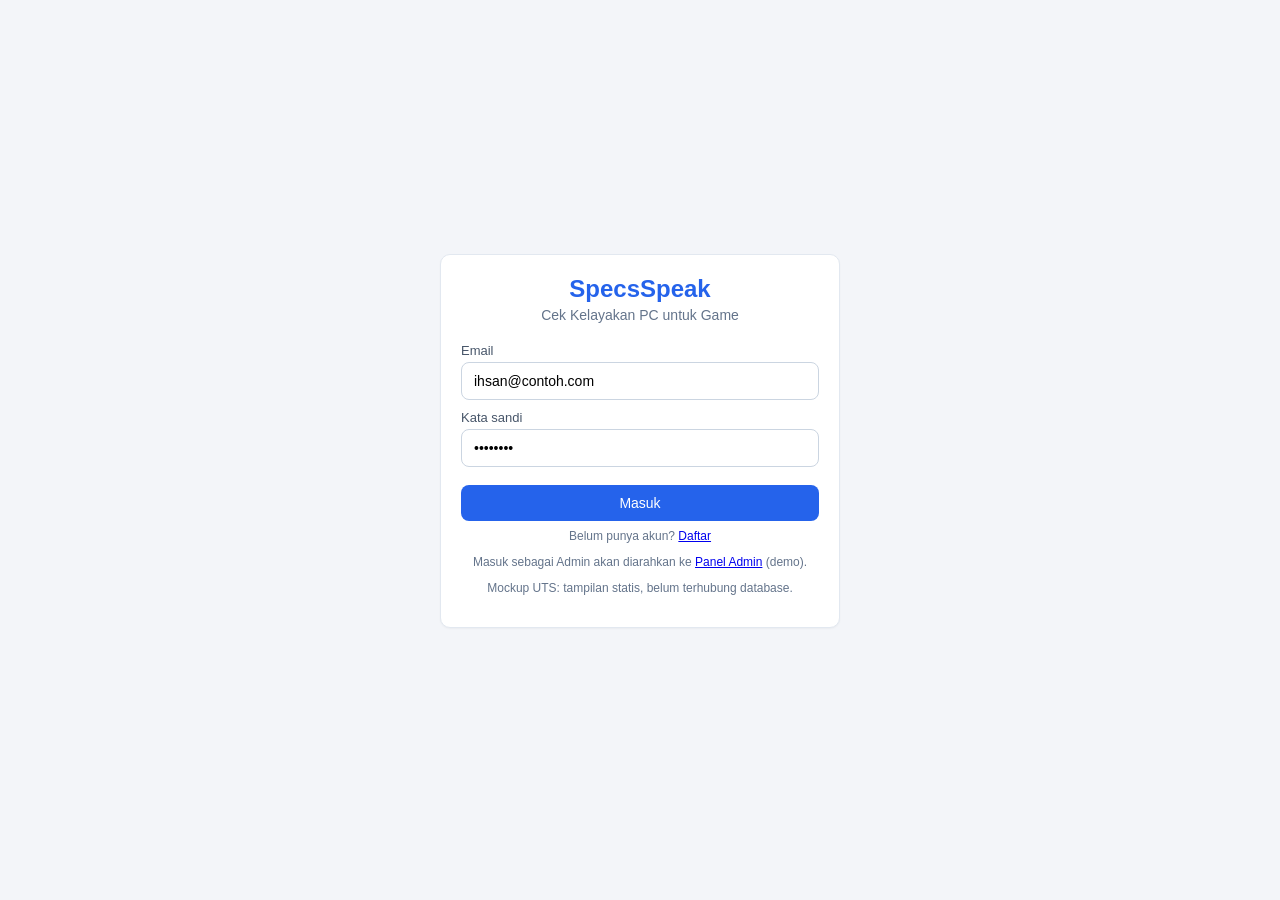
<file: index.html>
<!doctype html><html lang=id><head><meta charset=utf-8><meta name=viewport content='width=device-width,initial-scale=1'><title>Login - SpecsSpeak (Mockup)</title><link rel=stylesheet href=style.css></head><body>
<div class="center"><div class="card login">
<h1 style="text-align:center;color:#2563eb">SpecsSpeak</h1>
<p class="sub" style="text-align:center">Cek Kelayakan PC untuk Game</p>
<label>Email</label><input value="ihsan@contoh.com">
<label>Kata sandi</label><input type="password" value="••••••••">
<p style="margin:18px 0 8px"><a class="btn" style="display:block;text-align:center" href="dashboard.html">Masuk</a></p>
<p class="note" style="text-align:center">Belum punya akun? <a href="registrasi.html">Daftar</a></p>
<p class="note" style="text-align:center">Masuk sebagai Admin akan diarahkan ke <a href="admin.html">Panel Admin</a> (demo).</p>
<p class="note" style="text-align:center">Mockup UTS: tampilan statis, belum terhubung database.</p>
</div></div></body></html>
</file>
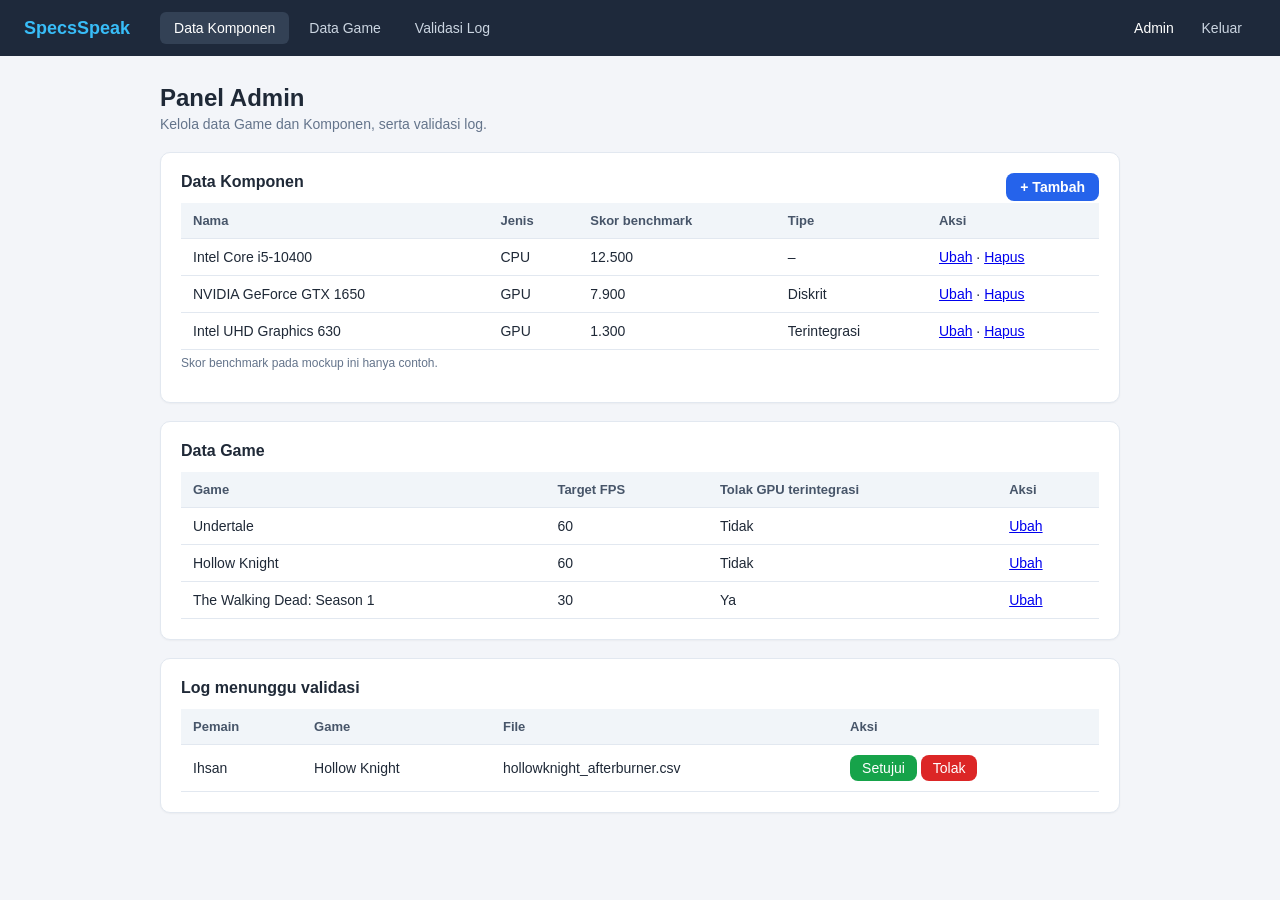
<file: admin.html>
<!doctype html><html lang=id><head><meta charset=utf-8><meta name=viewport content='width=device-width,initial-scale=1'><title>Admin - SpecsSpeak (Mockup)</title><link rel=stylesheet href=style.css></head><body>
<nav><span class="logo">SpecsSpeak</span><a href="#komponen" class="on">Data Komponen</a><a href="#game">Data Game</a><a href="#validasi">Validasi Log</a><span class="sp"></span><span style="font-size:14px">Admin &nbsp;</span><a href="login.html">Keluar</a></nav>
<main><h1>Panel Admin</h1><p class="sub">Kelola data Game dan Komponen, serta validasi log.</p>
<div class="card" id="komponen"><h2>Data Komponen <a class="btn" style="float:right;padding:6px 14px" href="#">+ Tambah</a></h2>
<table><tr><th>Nama</th><th>Jenis</th><th>Skor benchmark</th><th>Tipe</th><th>Aksi</th></tr>
<tr><td>Intel Core i5-10400</td><td>CPU</td><td>12.500</td><td>–</td><td><a href="#">Ubah</a> · <a href="#">Hapus</a></td></tr>
<tr><td>NVIDIA GeForce GTX 1650</td><td>GPU</td><td>7.900</td><td>Diskrit</td><td><a href="#">Ubah</a> · <a href="#">Hapus</a></td></tr>
<tr><td>Intel UHD Graphics 630</td><td>GPU</td><td>1.300</td><td>Terintegrasi</td><td><a href="#">Ubah</a> · <a href="#">Hapus</a></td></tr></table><p class="note">Skor benchmark pada mockup ini hanya contoh.</p></div>
<div class="card" id="game"><h2>Data Game</h2><table><tr><th>Game</th><th>Target FPS</th><th>Tolak GPU terintegrasi</th><th>Aksi</th></tr>
<tr><td>Undertale</td><td>60</td><td>Tidak</td><td><a href="#">Ubah</a></td></tr>
<tr><td>Hollow Knight</td><td>60</td><td>Tidak</td><td><a href="#">Ubah</a></td></tr>
<tr><td>The Walking Dead: Season 1</td><td>30</td><td>Ya</td><td><a href="#">Ubah</a></td></tr></table></div>
<div class="card" id="validasi"><h2>Log menunggu validasi</h2><table><tr><th>Pemain</th><th>Game</th><th>File</th><th>Aksi</th></tr>
<tr><td>Ihsan</td><td>Hollow Knight</td><td>hollowknight_afterburner.csv</td><td><a class="btn green" style="padding:5px 12px" href="#">Setujui</a> <a class="btn red" style="padding:5px 12px" href="#">Tolak</a></td></tr></table></div>
</main></body></html>
</file>
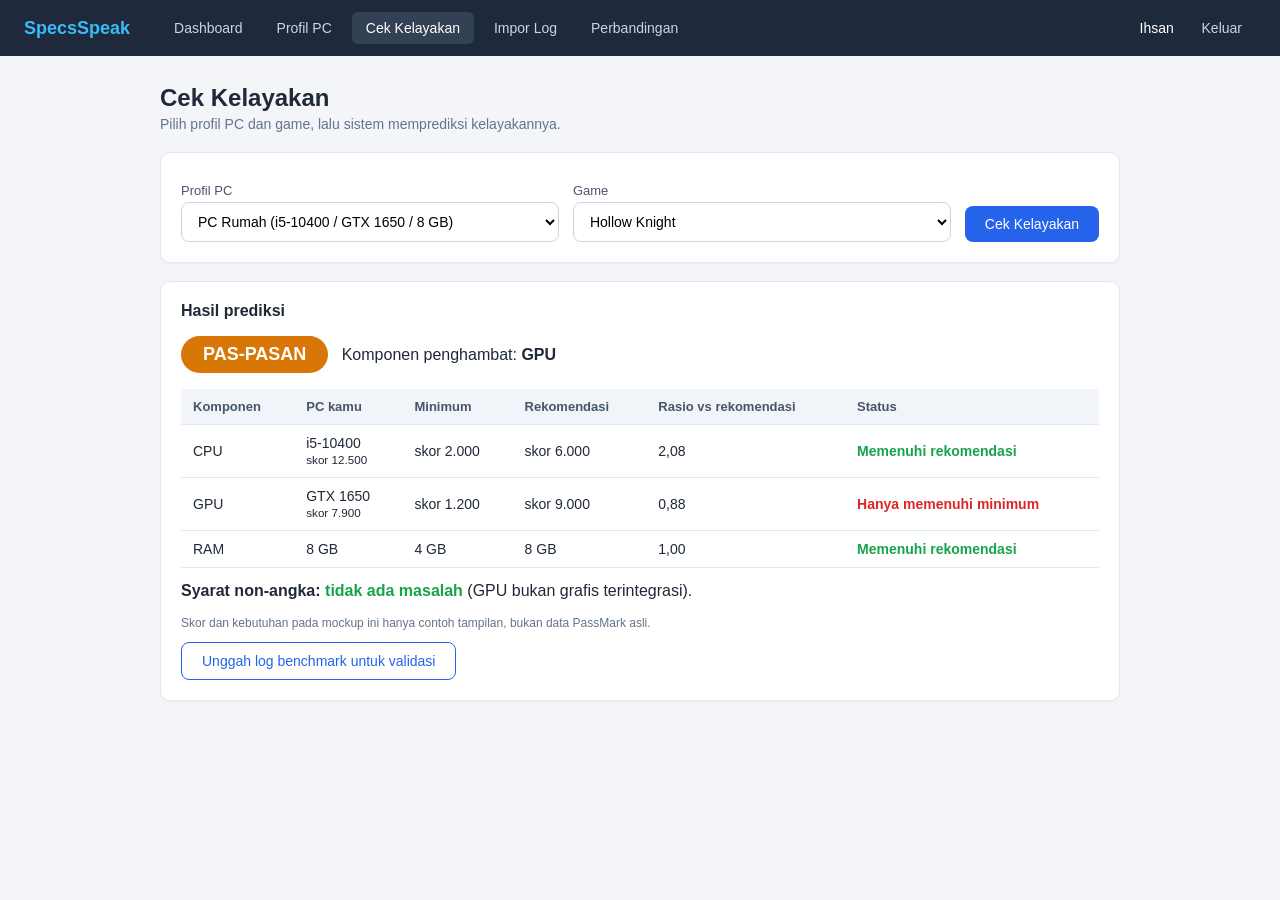
<file: cek.html>
<!doctype html><html lang=id><head><meta charset=utf-8><meta name=viewport content='width=device-width,initial-scale=1'><title>Cek Kelayakan - SpecsSpeak (Mockup)</title><link rel=stylesheet href=style.css></head><body>
<nav><span class="logo">SpecsSpeak</span>
<a href="dashboard.html" class="">Dashboard</a>
<a href="dashboard.html#profil" class="">Profil PC</a>
<a href="cek.html" class="on">Cek Kelayakan</a>
<a href="log.html" class="">Impor Log</a>
<a href="perbandingan.html" class="">Perbandingan</a>
<span class="sp"></span><span style="font-size:14px">Ihsan &nbsp;</span><a href="login.html">Keluar</a></nav>
<main><h1>Cek Kelayakan</h1><p class="sub">Pilih profil PC dan game, lalu sistem memprediksi kelayakannya.</p>
<div class="card"><div class="row">
<div><label>Profil PC</label><select><option>PC Rumah (i5-10400 / GTX 1650 / 8 GB)</option></select></div>
<div><label>Game</label><select><option>Hollow Knight</option><option>Undertale</option><option>The Walking Dead: Season 1</option></select></div>
<div style="flex:0 0 auto"><a class="btn" href="#">Cek Kelayakan</a></div></div></div>
<div class="card"><h2>Hasil prediksi</h2>
<p><span class="badge y">PAS-PASAN</span> &nbsp; Komponen penghambat: <b>GPU</b></p>
<table><tr><th>Komponen</th><th>PC kamu</th><th>Minimum</th><th>Rekomendasi</th><th>Rasio vs rekomendasi</th><th>Status</th></tr>
<tr><td>CPU</td><td>i5-10400<br><small>skor 12.500</small></td><td>skor 2.000</td><td>skor 6.000</td><td>2,08</td><td class="ok">Memenuhi rekomendasi</td></tr>
<tr><td>GPU</td><td>GTX 1650<br><small>skor 7.900</small></td><td>skor 1.200</td><td>skor 9.000</td><td>0,88</td><td class="no">Hanya memenuhi minimum</td></tr>
<tr><td>RAM</td><td>8 GB</td><td>4 GB</td><td>8 GB</td><td>1,00</td><td class="ok">Memenuhi rekomendasi</td></tr></table>
<p style="margin-top:14px"><b>Syarat non-angka:</b> <span class="ok">tidak ada masalah</span> (GPU bukan grafis terintegrasi).</p>
<p class="note">Skor dan kebutuhan pada mockup ini hanya contoh tampilan, bukan data PassMark asli.</p>
<a class="btn alt" href="log.html">Unggah log benchmark untuk validasi</a></div></main></body></html>
</file>
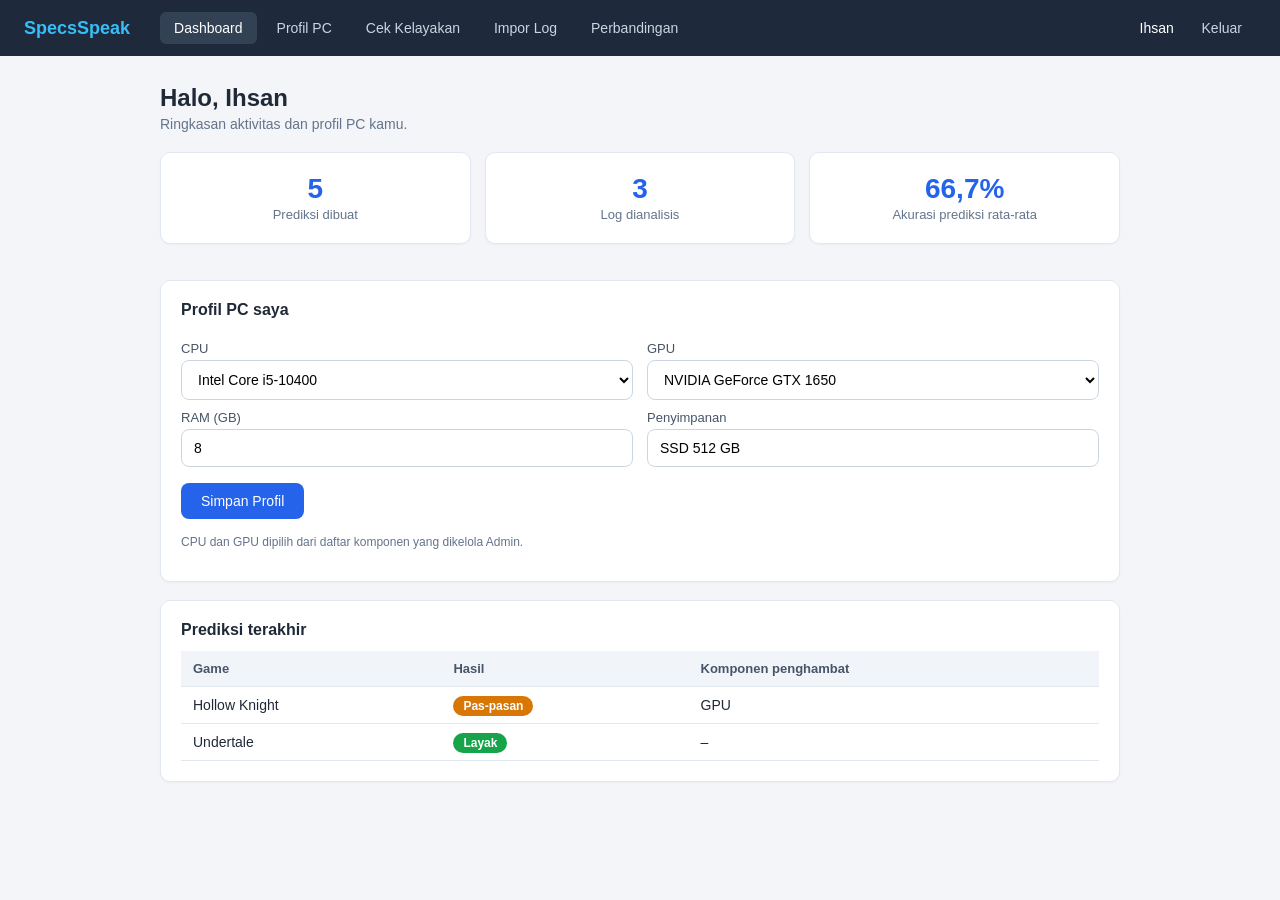
<file: dashboard.html>
<!doctype html><html lang=id><head><meta charset=utf-8><meta name=viewport content='width=device-width,initial-scale=1'><title>Dashboard - SpecsSpeak (Mockup)</title><link rel=stylesheet href=style.css></head><body>
<nav><span class="logo">SpecsSpeak</span>
<a href="dashboard.html" class="on">Dashboard</a>
<a href="dashboard.html#profil" class="">Profil PC</a>
<a href="cek.html" class="">Cek Kelayakan</a>
<a href="log.html" class="">Impor Log</a>
<a href="perbandingan.html" class="">Perbandingan</a>
<span class="sp"></span><span style="font-size:14px">Ihsan &nbsp;</span><a href="login.html">Keluar</a></nav>
<main><h1>Halo, Ihsan</h1><p class="sub">Ringkasan aktivitas dan profil PC kamu.</p>
<div class="grid g3" style="margin-bottom:18px">
<div class="card stat"><b>5</b><span>Prediksi dibuat</span></div>
<div class="card stat"><b>3</b><span>Log dianalisis</span></div>
<div class="card stat"><b>66,7%</b><span>Akurasi prediksi rata-rata</span></div></div>
<div class="card" id="profil"><h2>Profil PC saya</h2>
<div class="row"><div><label>CPU</label><select><option>Intel Core i5-10400</option></select></div>
<div><label>GPU</label><select><option>NVIDIA GeForce GTX 1650</option></select></div></div>
<div class="row"><div><label>RAM (GB)</label><input value="8"></div>
<div><label>Penyimpanan</label><input value="SSD 512 GB"></div></div>
<p style="margin-top:16px"><a class="btn" href="#">Simpan Profil</a></p>
<p class="note">CPU dan GPU dipilih dari daftar komponen yang dikelola Admin.</p></div>
<div class="card"><h2>Prediksi terakhir</h2><table><tr><th>Game</th><th>Hasil</th><th>Komponen penghambat</th></tr>
<tr><td>Hollow Knight</td><td><span class="tag y">Pas-pasan</span></td><td>GPU</td></tr>
<tr><td>Undertale</td><td><span class="tag g">Layak</span></td><td>–</td></tr></table></div>
</main></body></html>
</file>
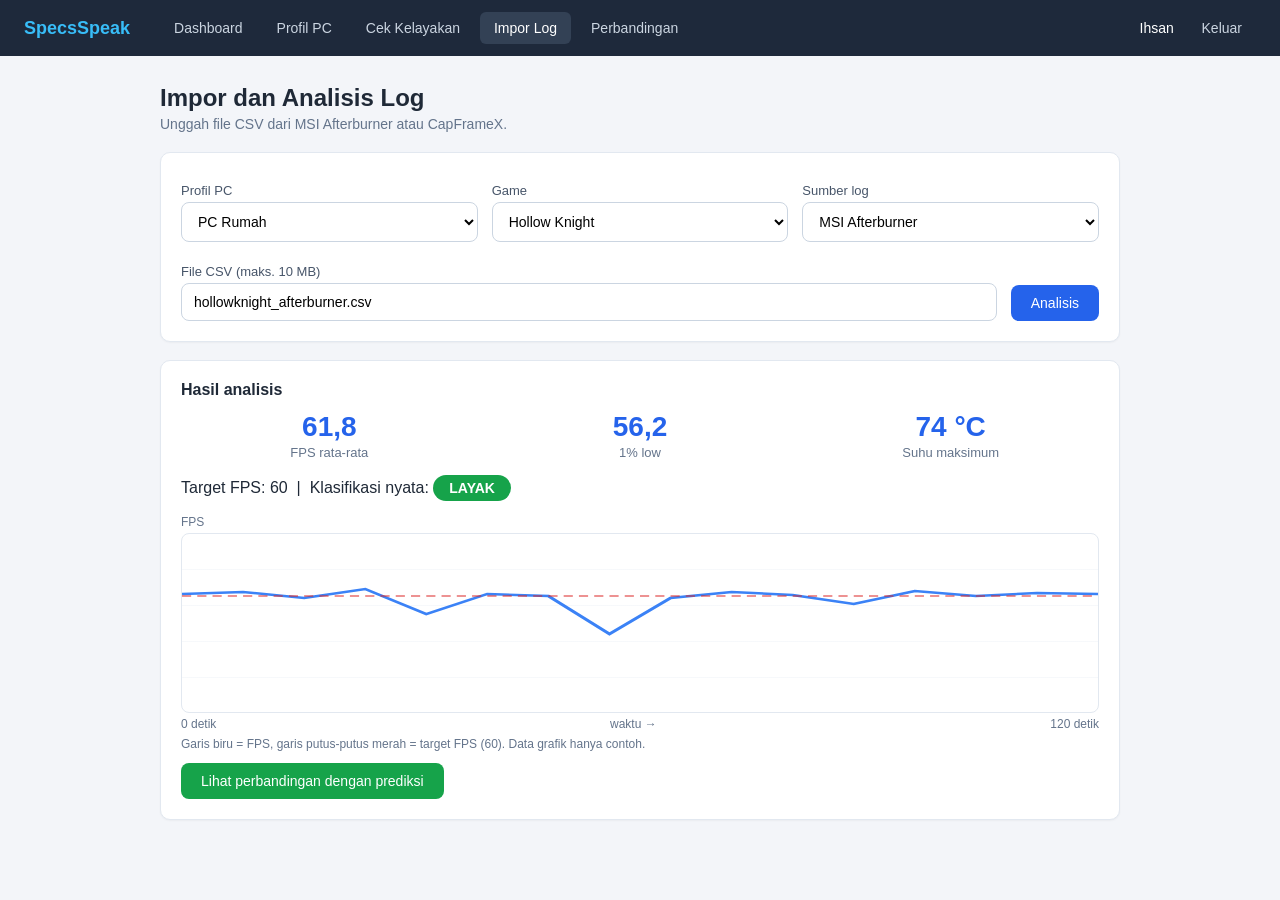
<file: log.html>
<!doctype html><html lang=id><head><meta charset=utf-8><meta name=viewport content='width=device-width,initial-scale=1'><title>Impor Log - SpecsSpeak (Mockup)</title><link rel=stylesheet href=style.css></head><body>
<nav><span class="logo">SpecsSpeak</span>
<a href="dashboard.html" class="">Dashboard</a>
<a href="dashboard.html#profil" class="">Profil PC</a>
<a href="cek.html" class="">Cek Kelayakan</a>
<a href="log.html" class="on">Impor Log</a>
<a href="perbandingan.html" class="">Perbandingan</a>
<span class="sp"></span><span style="font-size:14px">Ihsan &nbsp;</span><a href="login.html">Keluar</a></nav>
<main><h1>Impor dan Analisis Log</h1><p class="sub">Unggah file CSV dari MSI Afterburner atau CapFrameX.</p>
<div class="card"><div class="row">
<div><label>Profil PC</label><select><option>PC Rumah</option></select></div>
<div><label>Game</label><select><option>Hollow Knight</option></select></div>
<div><label>Sumber log</label><select><option>MSI Afterburner</option><option>CapFrameX</option></select></div></div>
<div class="row" style="margin-top:12px"><div><label>File CSV (maks. 10 MB)</label><input value="hollowknight_afterburner.csv"></div>
<div style="flex:0 0 auto"><a class="btn" href="#">Analisis</a></div></div></div>
<div class="card"><h2>Hasil analisis</h2>
<div class="grid g3"><div class="stat"><b>61,8</b><span>FPS rata-rata</span></div>
<div class="stat"><b>56,2</b><span>1% low</span></div>
<div class="stat"><b>74 °C</b><span>Suhu maksimum</span></div></div>
<p style="margin:14px 0">Target FPS: 60 &nbsp;|&nbsp; Klasifikasi nyata: <span class="badge g" style="font-size:14px;padding:5px 16px">LAYAK</span></p>
<p class="yl">FPS</p><div class="chart line"><svg viewBox="0 0 600 180" width="100%" height="180" preserveAspectRatio="none"><polyline fill="none" stroke="#3b82f6" stroke-width="2.5" points="0,60 40,58 80,64 120,55 160,80 200,60 240,62 280,100 320,64 360,58 400,61 440,70 480,57 520,62 560,59 600,60"/><line x1="0" x2="600" y1="62" y2="62" stroke="#dc2626" stroke-dasharray="6 4"/></svg></div>
<div class="axis"><span>0 detik</span><span>waktu →</span><span>120 detik</span></div>
<p class="note">Garis biru = FPS, garis putus-putus merah = target FPS (60). Data grafik hanya contoh.</p>
<a class="btn green" href="perbandingan.html">Lihat perbandingan dengan prediksi</a></div></main></body></html>
</file>
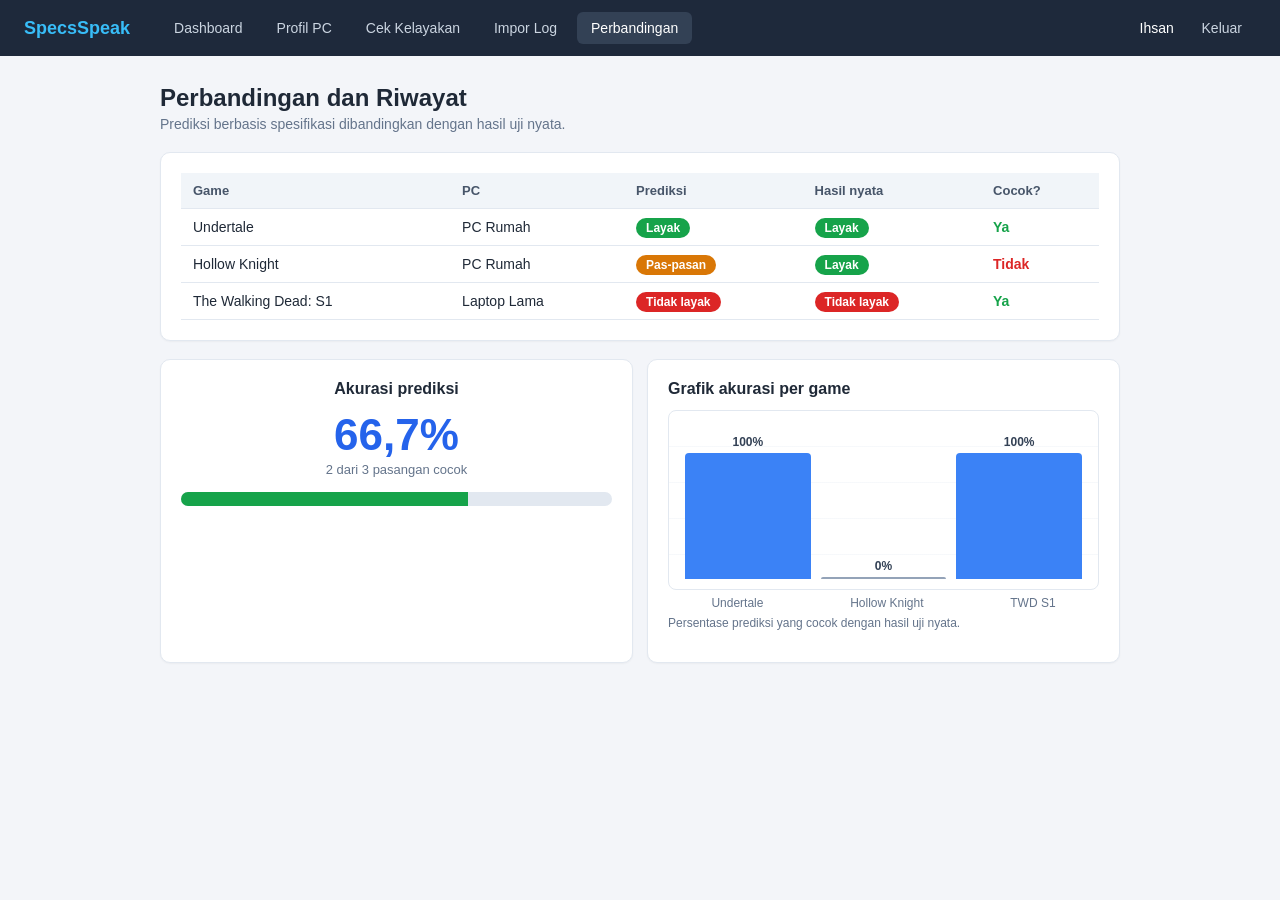
<file: perbandingan.html>
<!doctype html><html lang=id><head><meta charset=utf-8><meta name=viewport content='width=device-width,initial-scale=1'><title>Perbandingan - SpecsSpeak (Mockup)</title><link rel=stylesheet href=style.css></head><body>
<nav><span class="logo">SpecsSpeak</span>
<a href="dashboard.html" class="">Dashboard</a>
<a href="dashboard.html#profil" class="">Profil PC</a>
<a href="cek.html" class="">Cek Kelayakan</a>
<a href="log.html" class="">Impor Log</a>
<a href="perbandingan.html" class="on">Perbandingan</a>
<span class="sp"></span><span style="font-size:14px">Ihsan &nbsp;</span><a href="login.html">Keluar</a></nav>
<main><h1>Perbandingan dan Riwayat</h1><p class="sub">Prediksi berbasis spesifikasi dibandingkan dengan hasil uji nyata.</p>
<div class="card"><table><tr><th>Game</th><th>PC</th><th>Prediksi</th><th>Hasil nyata</th><th>Cocok?</th></tr>
<tr><td>Undertale</td><td>PC Rumah</td><td><span class="tag g">Layak</span></td><td><span class="tag g">Layak</span></td><td class="ok">Ya</td></tr>
<tr><td>Hollow Knight</td><td>PC Rumah</td><td><span class="tag y">Pas-pasan</span></td><td><span class="tag g">Layak</span></td><td class="no">Tidak</td></tr>
<tr><td>The Walking Dead: S1</td><td>Laptop Lama</td><td><span class="tag r">Tidak layak</span></td><td><span class="tag r">Tidak layak</span></td><td class="ok">Ya</td></tr></table></div>
<div class="grid g2"><div class="card stat"><h2>Akurasi prediksi</h2><b style="font-size:44px">66,7%</b><span>2 dari 3 pasangan cocok</span>
<div class="bar" style="margin-top:14px"><i style="width:66.7%"></i></div></div>
<div class="card"><h2>Grafik akurasi per game</h2><div class="chart col"><div class="bc">100%<i style="height:80%"></i></div><div class="bc">0%<i style="height:2px;background:#94a3b8"></i></div><div class="bc">100%<i style="height:80%"></i></div></div>
<div style="display:flex;justify-content:space-around;font-size:12px;color:#64748b;margin-top:6px"><span>Undertale</span><span>Hollow Knight</span><span>TWD S1</span></div><p class="note">Persentase prediksi yang cocok dengan hasil uji nyata.</p></div></div>
</main></body></html>
</file>
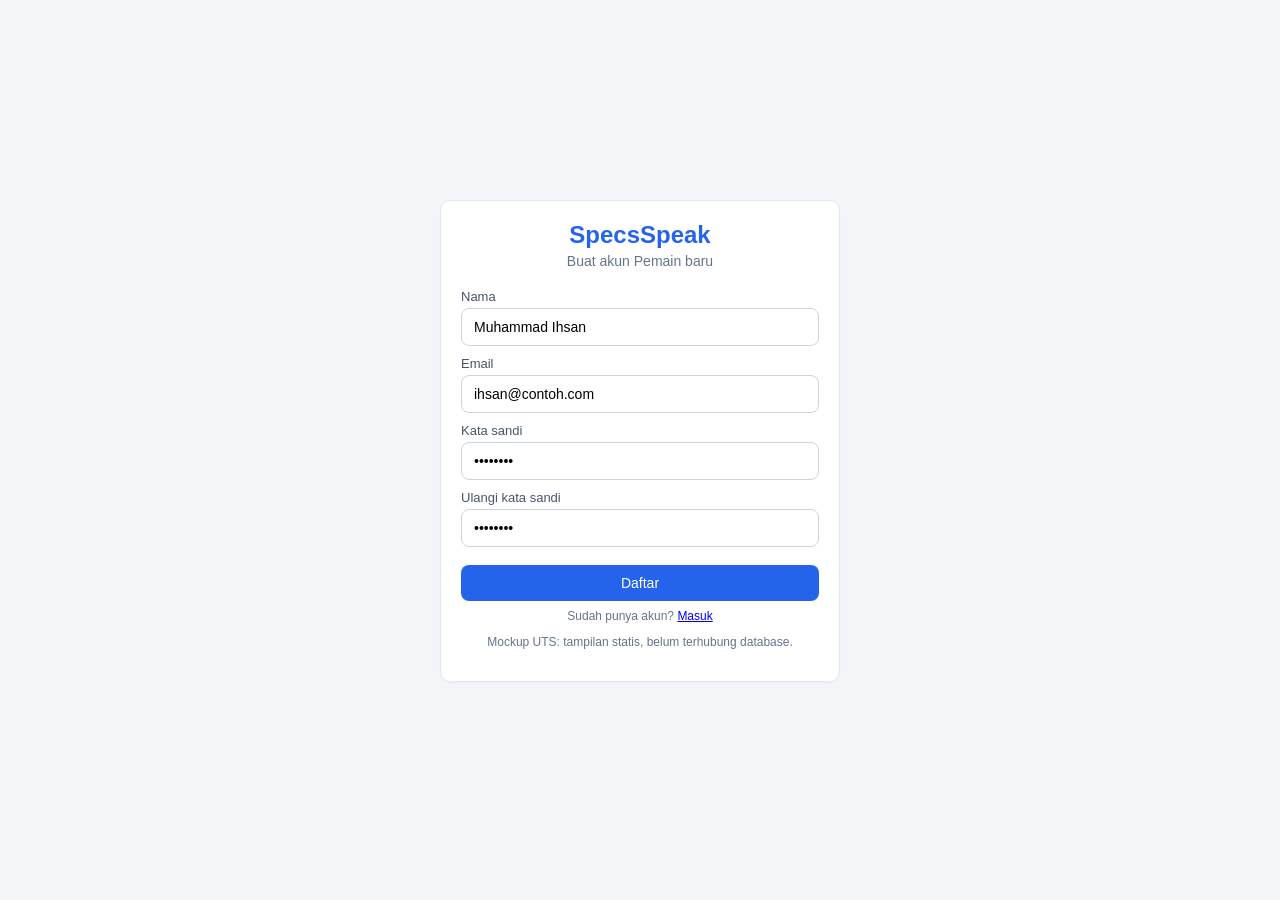
<file: registrasi.html>
<!doctype html><html lang=id><head><meta charset=utf-8><meta name=viewport content='width=device-width,initial-scale=1'><title>Registrasi - SpecsSpeak (Mockup)</title><link rel=stylesheet href=style.css></head><body>
<div class="center"><div class="card login">
<h1 style="text-align:center;color:#2563eb">SpecsSpeak</h1>
<p class="sub" style="text-align:center">Buat akun Pemain baru</p>
<label>Nama</label><input value="Muhammad Ihsan">
<label>Email</label><input value="ihsan@contoh.com">
<label>Kata sandi</label><input type="password" value="••••••••">
<label>Ulangi kata sandi</label><input type="password" value="••••••••">
<p style="margin:18px 0 8px"><a class="btn" style="display:block;text-align:center" href="login.html">Daftar</a></p>
<p class="note" style="text-align:center">Sudah punya akun? <a href="login.html">Masuk</a></p>
<p class="note" style="text-align:center">Mockup UTS: tampilan statis, belum terhubung database.</p>
</div></div></body></html>
</file>
